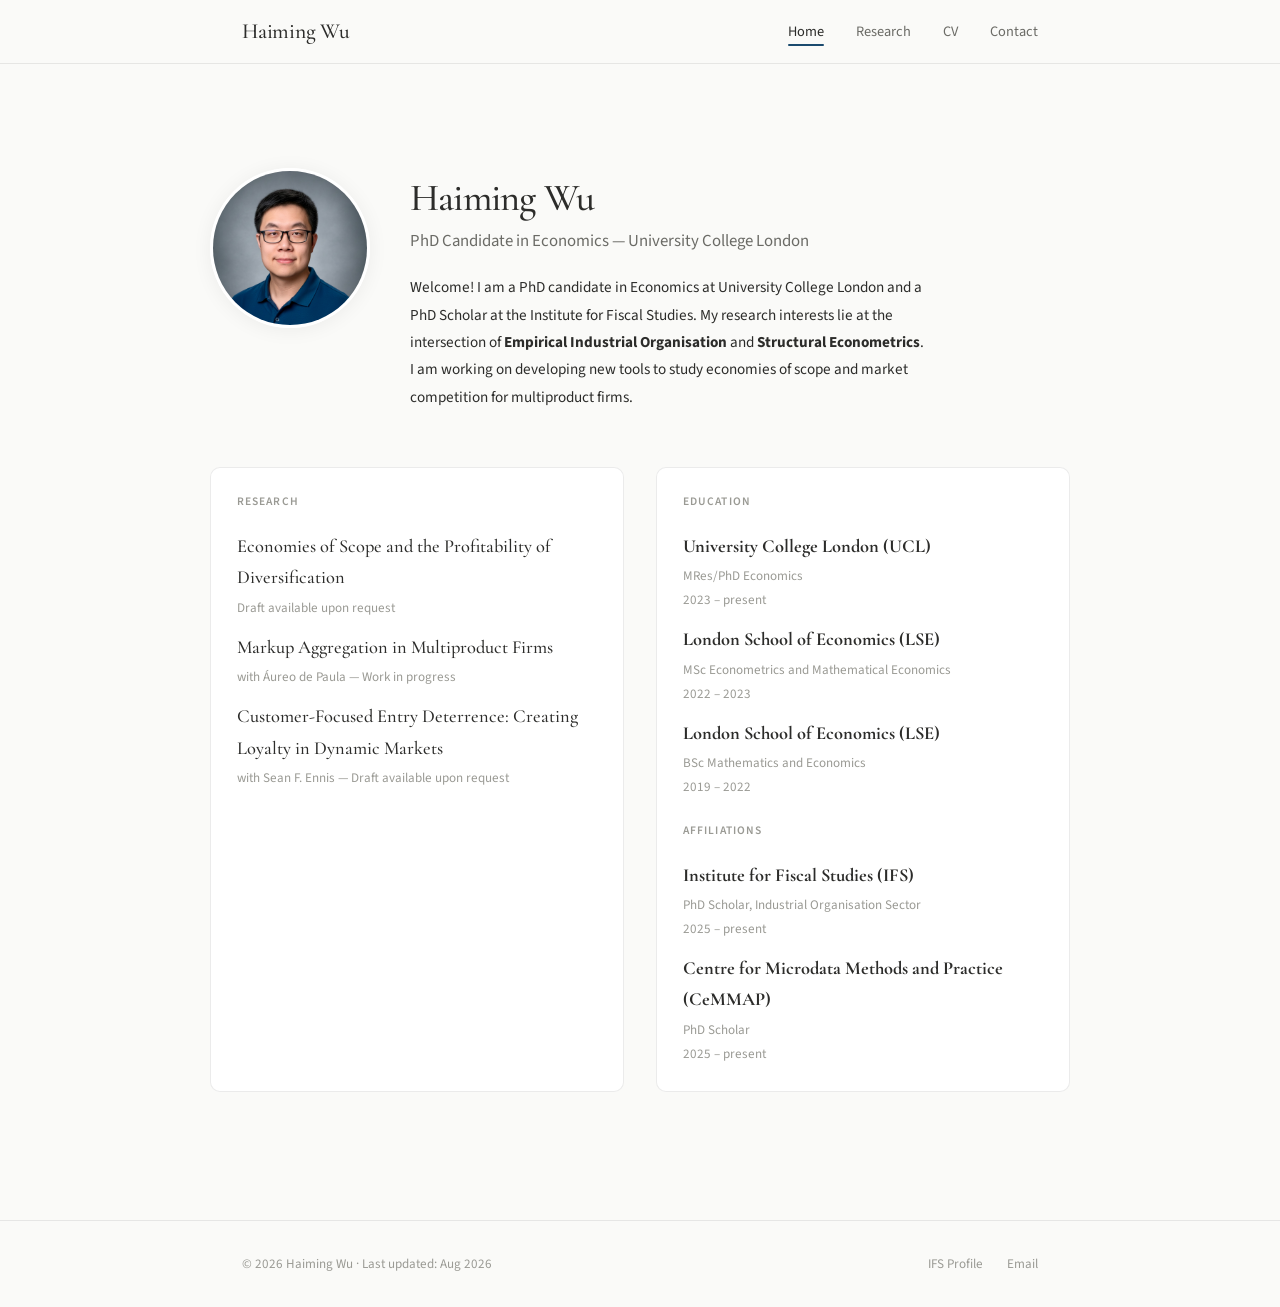
<file: index.html>
<!DOCTYPE html>
<html lang="en">
<head>
  <meta charset="UTF-8">
  <meta name="viewport" content="width=device-width, initial-scale=1.0">
  <title>Haiming Wu — PhD Candidate in Economics</title>
  <meta name="description" content="Haiming Wu — PhD candidate in Economics at UCL. Research in Industrial Organisation and Structural Econometrics. Affiliated with IFS and CeMMAP.">
  <!-- Google Analytics -->
  <script async src="https://www.googletagmanager.com/gtag/js?id=G-ZTXLK1MJ99"></script>
  <script>
    window.dataLayer = window.dataLayer || [];
    function gtag(){dataLayer.push(arguments);}
    gtag('js', new Date());
    gtag('config', 'G-ZTXLK1MJ99');
  </script>
  <link rel="icon" href="favicon.png" type="image/png">
  <link rel="stylesheet" href="style.css">
</head>
<body>

  <!-- NAVIGATION -->
  <nav class="nav">
    <div class="nav-inner">
      <a href="index.html" class="nav-name">Haiming Wu</a>
      <button class="nav-toggle" onclick="document.querySelector('.nav-links').classList.toggle('open')" aria-label="Menu">
        <span></span><span></span><span></span>
      </button>
      <ul class="nav-links">
        <li><a href="index.html" class="active">Home</a></li>
        <li><a href="research.html">Research</a></li>
        <li><a href="cv.html">CV</a></li>
        <li><a href="contact.html">Contact</a></li>
      </ul>
    </div>
  </nav>

  <main class="container page">

<!-- HERO SECTION -->
    <section class="hero animate-in">
      <img src="photo.jpg" alt="Haiming Wu" class="hero-photo">
      <div class="hero-content">
        <h1 class="hero-name">Haiming Wu</h1>
        <p class="hero-title">PhD Candidate in Economics — University College London</p>
        <p class="hero-bio">
          Welcome! I am a PhD candidate in Economics at University College London and a PhD Scholar at the Institute for Fiscal Studies. 
          My research interests lie at the intersection of <strong>Empirical Industrial Organisation</strong> and <strong>Structural Econometrics</strong>. 
          I am working on developing new tools to study economies of scope and market competition for multiproduct firms.
        </p>
      </div>
    </section>

    <!-- QUICK SECTIONS -->
    <section class="home-grid">

<!-- Research -->
    <div class="home-card animate-in">
      <p class="section-label">Research</p>
      <div style="margin-bottom: 0.8rem;">
        <p class="card-title">Economies of Scope and the Profitability of Diversification</p>
        <p class="card-meta">Draft available upon request</p>
      </div>
      <div style="margin-bottom: 0.8rem;">
        <p class="card-title">Markup Aggregation in Multiproduct Firms</p>
        <p class="card-meta">with Áureo de Paula — Work in progress</p>
      </div>
      <div>
        <p class="card-title">Customer-Focused Entry Deterrence: Creating Loyalty in Dynamic Markets</p>
        <p class="card-meta">with Sean F. Ennis — Draft available upon request</p>
      </div>
    </div>

<!-- Education & Affiliations -->
      <div class="home-card animate-in">
        <p class="section-label">Education</p>
        <div style="margin-bottom: 0.8rem;">
          <p class="card-title"><strong>University College London (UCL)</strong></p>
          <p class="card-meta">MRes/PhD Economics</p>
          <p class="card-meta" style="color: var(--color-text-tertiary);">2023 – present</p>
        </div>
        <div style="margin-bottom: 0.8rem;">
          <p class="card-title"><strong>London School of Economics (LSE)</strong></p>
          <p class="card-meta">MSc Econometrics and Mathematical Economics</p>
          <p class="card-meta" style="color: var(--color-text-tertiary);">2022 – 2023</p>
        </div>
        <div style="margin-bottom: 1.4rem;">
          <p class="card-title"><strong>London School of Economics (LSE)</strong></p>
          <p class="card-meta">BSc Mathematics and Economics</p>
          <p class="card-meta" style="color: var(--color-text-tertiary);">2019 – 2022</p>
        </div>

        <p class="section-label">Affiliations</p>
        <div style="margin-bottom: 0.8rem;">
          <p class="card-title"><strong>Institute for Fiscal Studies (IFS)</strong></p>
          <p class="card-meta">PhD Scholar, Industrial Organisation Sector</p>
          <p class="card-meta" style="color: var(--color-text-tertiary);">2025 – present</p>
        </div>
        <div>
          <p class="card-title"><strong>Centre for Microdata Methods and Practice (CeMMAP)</strong></p>
          <p class="card-meta">PhD Scholar</p>
          <p class="card-meta" style="color: var(--color-text-tertiary);">2025 – present</p>
        </div>
      </div>

    </section>

  </main>

<!-- FOOTER -->
  <footer class="footer">
    <div class="footer-inner">
      <span>&copy; 2026 Haiming Wu · Last updated: Aug 2026</span>
      <div class="footer-links">
        <a href="https://ifs.org.uk/people/haiming-wu" target="_blank">IFS Profile</a>
        <a href="mailto:haiming.wu.23@ucl.ac.uk">Email</a>
      </div>
    </div>
  </footer>

</body>
</html>
</file>
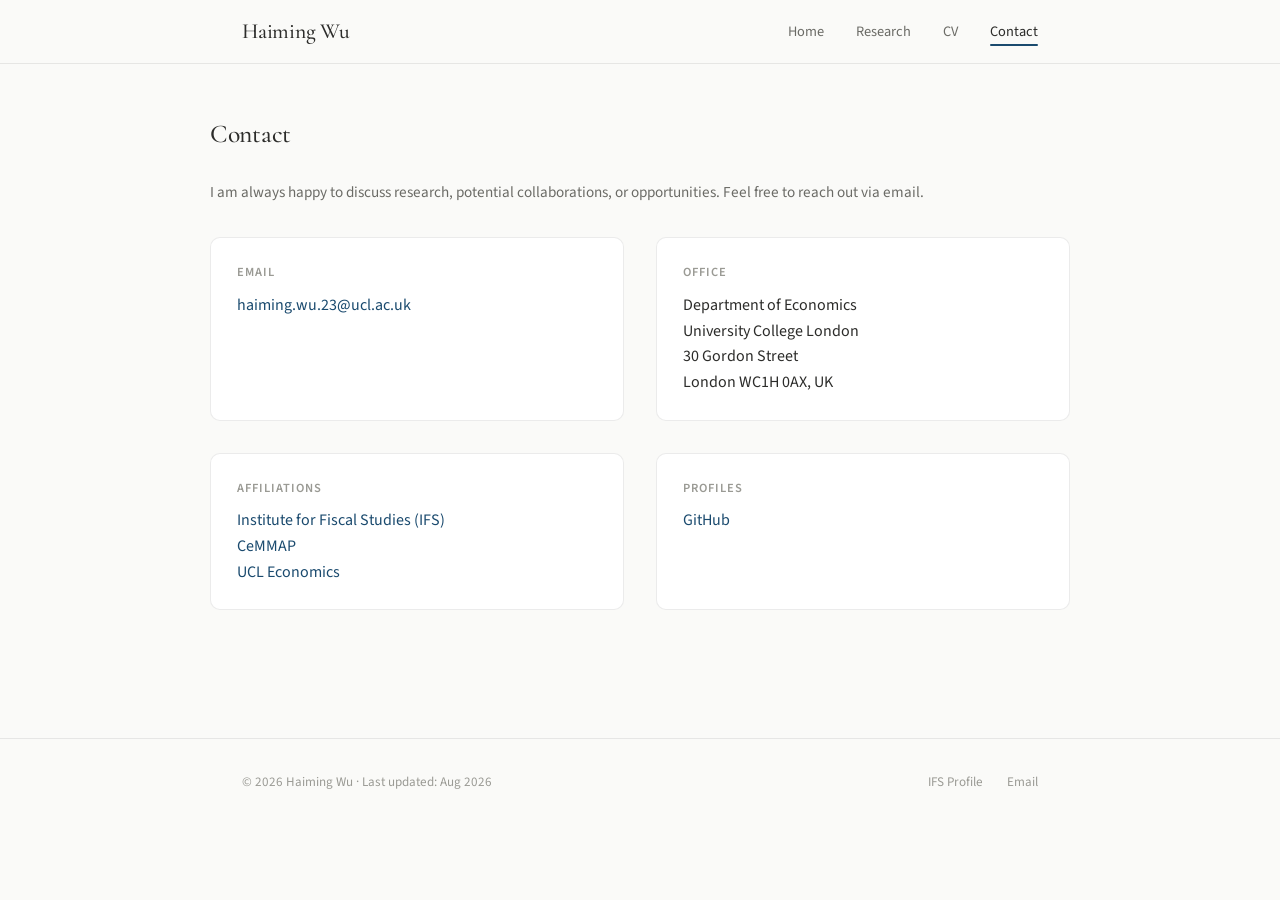
<file: contact.html>
<!DOCTYPE html>
<html lang="en">
<head>
  <meta charset="UTF-8">
  <meta name="viewport" content="width=device-width, initial-scale=1.0">
  <title>Contact — Haiming Wu</title>
  <!-- Google Analytics -->
  <script async src="https://www.googletagmanager.com/gtag/js?id=G-ZTXLK1MJ99"></script>
  <script>
    window.dataLayer = window.dataLayer || [];
    function gtag(){dataLayer.push(arguments);}
    gtag('js', new Date());
    gtag('config', 'G-ZTXLK1MJ99');
  </script>
  <link rel="icon" href="favicon.png" type="image/png">
  <link rel="stylesheet" href="style.css">
</head>
<body>

  <!-- NAVIGATION -->
  <nav class="nav">
    <div class="nav-inner">
      <a href="index.html" class="nav-name">Haiming Wu</a>
      <button class="nav-toggle" onclick="document.querySelector('.nav-links').classList.toggle('open')" aria-label="Menu">
        <span></span><span></span><span></span>
      </button>
      <ul class="nav-links">
        <li><a href="index.html">Home</a></li>
        <li><a href="research.html">Research</a></li>
        <li><a href="cv.html">CV</a></li>
        <li><a href="contact.html" class="active">Contact</a></li>
      </ul>
    </div>
  </nav>

  <main class="container page">

    <h1 class="section-heading animate-in">Contact</h1>
    <p class="cv-intro animate-in">
      I am always happy to discuss research, potential collaborations, or opportunities. 
      Feel free to reach out via email.
    </p>

    <div class="contact-grid">

      <div class="contact-card animate-in">
        <p class="contact-label">Email</p>
        <p class="contact-value">
          <a href="mailto:haiming.wu.23@ucl.ac.uk">haiming.wu.23@ucl.ac.uk</a>
        </p>
      </div>

      <div class="contact-card animate-in">
        <p class="contact-label">Office</p>
        <p class="contact-value">
          Department of Economics<br>
          University College London<br>
          30 Gordon Street<br>
          London WC1H 0AX, UK
        </p>
      </div>

      <div class="contact-card animate-in">
        <p class="contact-label">Affiliations</p>
        <p class="contact-value">
          <a href="https://ifs.org.uk/people/haiming-wu" target="_blank">Institute for Fiscal Studies (IFS)</a><br>
          <a href="https://cemmap.ac.uk/person/haiming-wu/" target="_blank">CeMMAP</a><br>
          <a href="https://www.ucl.ac.uk/economics" target="_blank">UCL Economics</a>
        </p>
      </div>

      <div class="contact-card animate-in">
        <p class="contact-label">Profiles</p>
        <p class="contact-value">
          <a href="https://github.com/HaimingEcon" target="_blank">GitHub</a>
        </p>
      </div>

    </div>

  </main>

  <!-- FOOTER -->
  <footer class="footer">
    <div class="footer-inner">
      <span>&copy; 2026 Haiming Wu · Last updated: Aug 2026</span>
      <div class="footer-links">
        <a href="https://ifs.org.uk/people/haiming-wu" target="_blank">IFS Profile</a>
        <a href="mailto:haiming.wu.23@ucl.ac.uk">Email</a>
      </div>
    </div>
  </footer>

</body>
</html>
</file>
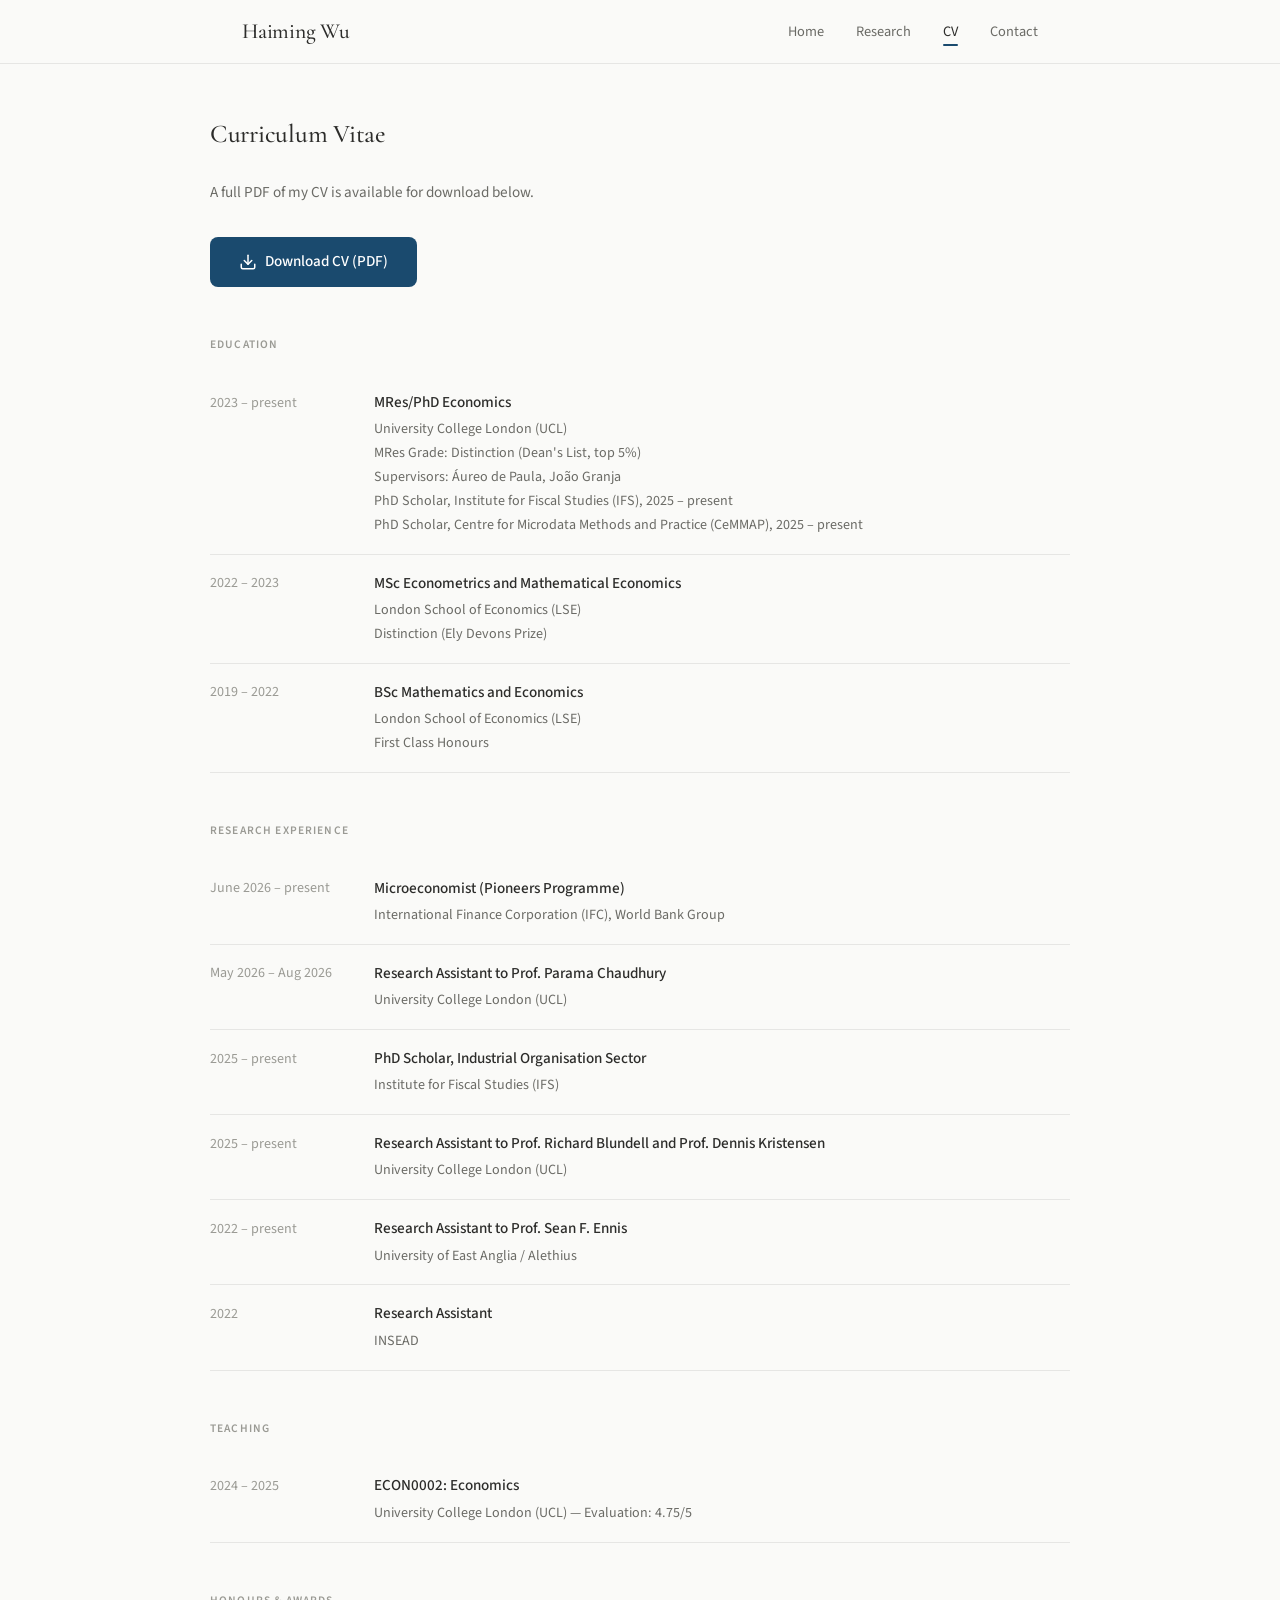
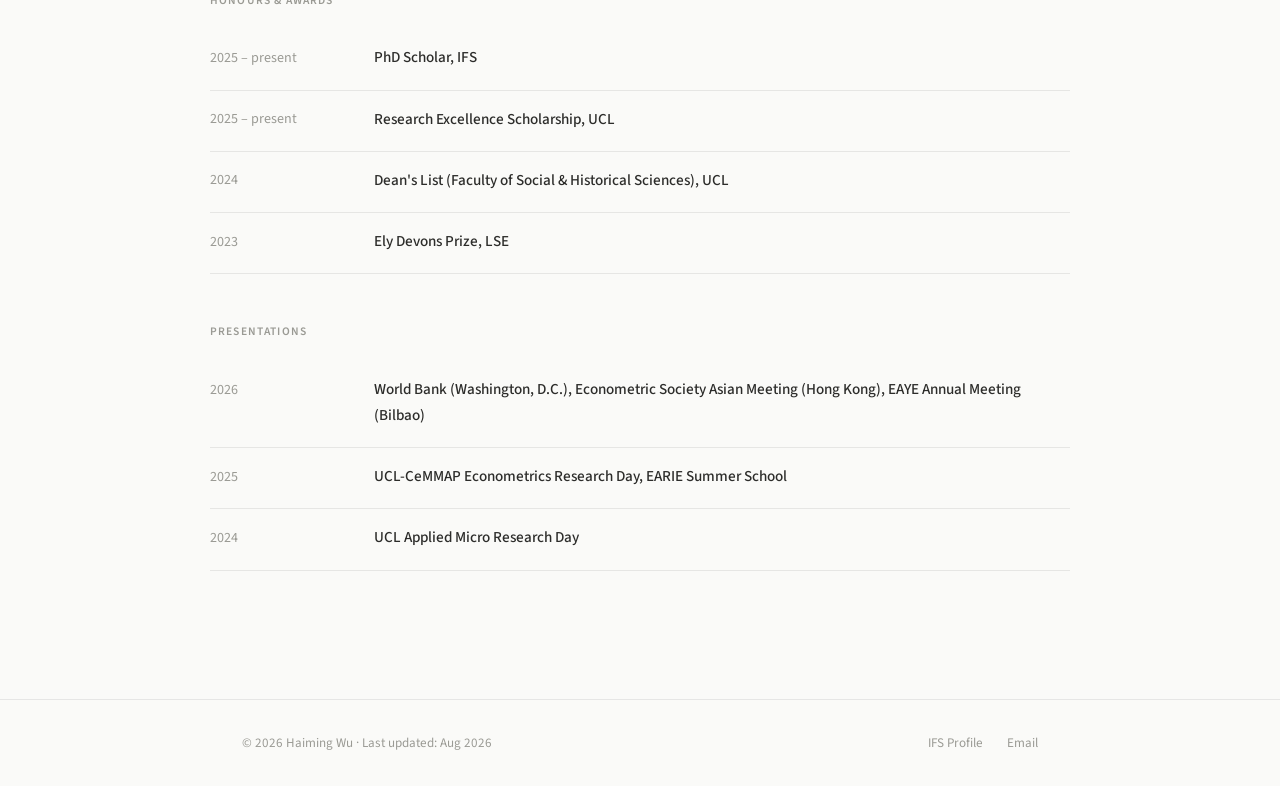
<file: cv.html>
<!DOCTYPE html>
<html lang="en">
<head>
  <meta charset="UTF-8">
  <meta name="viewport" content="width=device-width, initial-scale=1.0">
  <title>CV — Haiming Wu</title>
  <!-- Google Analytics -->
  <script async src="https://www.googletagmanager.com/gtag/js?id=G-ZTXLK1MJ99"></script>
  <script>
    window.dataLayer = window.dataLayer || [];
    function gtag(){dataLayer.push(arguments);}
    gtag('js', new Date());
    gtag('config', 'G-ZTXLK1MJ99');
  </script>
  <link rel="icon" href="favicon.png" type="image/png">
  <link rel="stylesheet" href="style.css">
</head>
<body>

  <!-- NAVIGATION -->
  <nav class="nav">
    <div class="nav-inner">
      <a href="index.html" class="nav-name">Haiming Wu</a>
      <button class="nav-toggle" onclick="document.querySelector('.nav-links').classList.toggle('open')" aria-label="Menu">
        <span></span><span></span><span></span>
      </button>
      <ul class="nav-links">
        <li><a href="index.html">Home</a></li>
        <li><a href="research.html">Research</a></li>
        <li><a href="cv.html" class="active">CV</a></li>
        <li><a href="contact.html">Contact</a></li>
      </ul>
    </div>
  </nav>

  <main class="container page">

    <h1 class="section-heading animate-in">Curriculum Vitae</h1>

    <p class="cv-intro animate-in">
      A full PDF of my CV is available for download below.
    </p>

    <!-- Download button -->
    <div class="animate-in">
      <a href="haiming_wu_cv.pdf" class="cv-download-btn" download>
        <svg xmlns="http://www.w3.org/2000/svg" viewBox="0 0 24 24" fill="none" stroke="currentColor" stroke-width="2" stroke-linecap="round" stroke-linejoin="round"><path d="M21 15v4a2 2 0 0 1-2 2H5a2 2 0 0 1-2-2v-4"/><polyline points="7 10 12 15 17 10"/><line x1="12" y1="15" x2="12" y2="3"/></svg>
        Download CV (PDF)
      </a>
    </div>

    <!-- EDUCATION -->
    <div class="cv-section animate-in">
      <p class="section-label">Education</p>

      <div class="cv-entry">
        <span class="cv-year">2023 – present</span>
        <div>
          <p class="cv-detail-title">MRes/PhD Economics</p>
          <p class="cv-detail-sub">University College London (UCL)</p>
          <p class="cv-detail-sub">MRes Grade: Distinction (Dean's List, top 5%)</p>
          <p class="cv-detail-sub">Supervisors: &Aacute;ureo de Paula, Jo&atilde;o Granja</p>
          <p class="cv-detail-sub">PhD Scholar, Institute for Fiscal Studies (IFS), 2025 – present</p>
          <p class="cv-detail-sub">PhD Scholar, Centre for Microdata Methods and Practice (CeMMAP), 2025 – present</p>
        </div>
      </div>

      <div class="cv-entry">
        <span class="cv-year">2022 – 2023</span>
        <div>
          <p class="cv-detail-title">MSc Econometrics and Mathematical Economics</p>
          <p class="cv-detail-sub">London School of Economics (LSE)</p>
          <p class="cv-detail-sub">Distinction (Ely Devons Prize)</p>
        </div>
      </div>

      <div class="cv-entry">
        <span class="cv-year">2019 – 2022</span>
        <div>
          <p class="cv-detail-title">BSc Mathematics and Economics</p>
          <p class="cv-detail-sub">London School of Economics (LSE)</p>
          <p class="cv-detail-sub">First Class Honours</p>
        </div>
      </div>
    </div>

    <!-- RESEARCH EXPERIENCE -->
    <div class="cv-section animate-in">
      <p class="section-label">Research experience</p>

      <div class="cv-entry">
        <span class="cv-year">June 2026 – present</span>
        <div>
          <p class="cv-detail-title">Microeconomist (Pioneers Programme)</p>
          <p class="cv-detail-sub">International Finance Corporation (IFC), World Bank Group </p>
        </div>
      </div>

      <div class="cv-entry">
        <span class="cv-year">May 2026 – Aug 2026</span>
        <div>
          <p class="cv-detail-title">Research Assistant to Prof. Parama Chaudhury</p>
          <p class="cv-detail-sub">University College London (UCL)</p>
        </div>
      </div>

      <div class="cv-entry">
        <span class="cv-year">2025 – present</span>
        <div>
          <p class="cv-detail-title">PhD Scholar, Industrial Organisation Sector</p>
          <p class="cv-detail-sub">Institute for Fiscal Studies (IFS)</p>
        </div>
      </div>

      <div class="cv-entry">
        <span class="cv-year">2025 – present</span>
        <div>
          <p class="cv-detail-title">Research Assistant to Prof. Richard Blundell and Prof. Dennis Kristensen</p>
          <p class="cv-detail-sub">University College London (UCL)</p>
        </div>
      </div>

      <div class="cv-entry">
        <span class="cv-year">2022 – present</span>
        <div>
          <p class="cv-detail-title">Research Assistant to Prof. Sean F. Ennis</p>
          <p class="cv-detail-sub">University of East Anglia / Alethius</p>
        </div>
      </div>

      <div class="cv-entry">
        <span class="cv-year">2022</span>
        <div>
          <p class="cv-detail-title">Research Assistant</p>
          <p class="cv-detail-sub">INSEAD</p>
        </div>
      </div>
    </div>

    <!-- TEACHING -->
    <div class="cv-section animate-in">
      <p class="section-label">Teaching</p>

      <div class="cv-entry">
        <span class="cv-year">2024 – 2025</span>
        <div>
          <p class="cv-detail-title">ECON0002: Economics</p>
          <p class="cv-detail-sub">University College London (UCL) — Evaluation: 4.75/5</p>
        </div>
      </div>
    </div>

    <!-- HONOURS -->
    <div class="cv-section animate-in">
      <p class="section-label">Honours &amp; awards</p>

      <div class="cv-entry">
        <span class="cv-year">2025 – present</span>
        <div>
          <p class="cv-detail-title">PhD Scholar, IFS</p>
        </div>
      </div>

      <div class="cv-entry">
        <span class="cv-year">2025 – present</span>
        <div>
          <p class="cv-detail-title">Research Excellence Scholarship, UCL</p>
        </div>
      </div>

      <div class="cv-entry">
        <span class="cv-year">2024</span>
        <div>
          <p class="cv-detail-title">Dean's List (Faculty of Social &amp; Historical Sciences), UCL</p>
        </div>
      </div>

      <div class="cv-entry">
        <span class="cv-year">2023</span>
        <div>
          <p class="cv-detail-title">Ely Devons Prize, LSE</p>
        </div>
      </div>
    </div>

    <!-- PRESENTATIONS -->
    <div class="cv-section animate-in">
      <p class="section-label">Presentations</p>

      <div class="cv-entry">
        <span class="cv-year">2026</span>
        <div>
          <p class="cv-detail-title">World Bank (Washington, D.C.), Econometric Society Asian Meeting (Hong Kong), EAYE Annual Meeting (Bilbao)</p>
        </div>
      </div>

      <div class="cv-entry">
        <span class="cv-year">2025</span>
        <div>
          <p class="cv-detail-title">UCL-CeMMAP Econometrics Research Day, EARIE Summer School</p>
        </div>
      </div>

      <div class="cv-entry">
        <span class="cv-year">2024</span>
        <div>
          <p class="cv-detail-title">UCL Applied Micro Research Day</p>
        </div>
      </div>
    </div>


  </main>

  <!-- FOOTER -->
  <footer class="footer">
    <div class="footer-inner">
      <span>&copy; 2026 Haiming Wu · Last updated: Aug 2026</span>
      <div class="footer-links">
        <a href="https://ifs.org.uk/people/haiming-wu" target="_blank">IFS Profile</a>
        <a href="mailto:haiming.wu.23@ucl.ac.uk">Email</a>
      </div>
    </div>
  </footer>

</body>
</html>
</file>
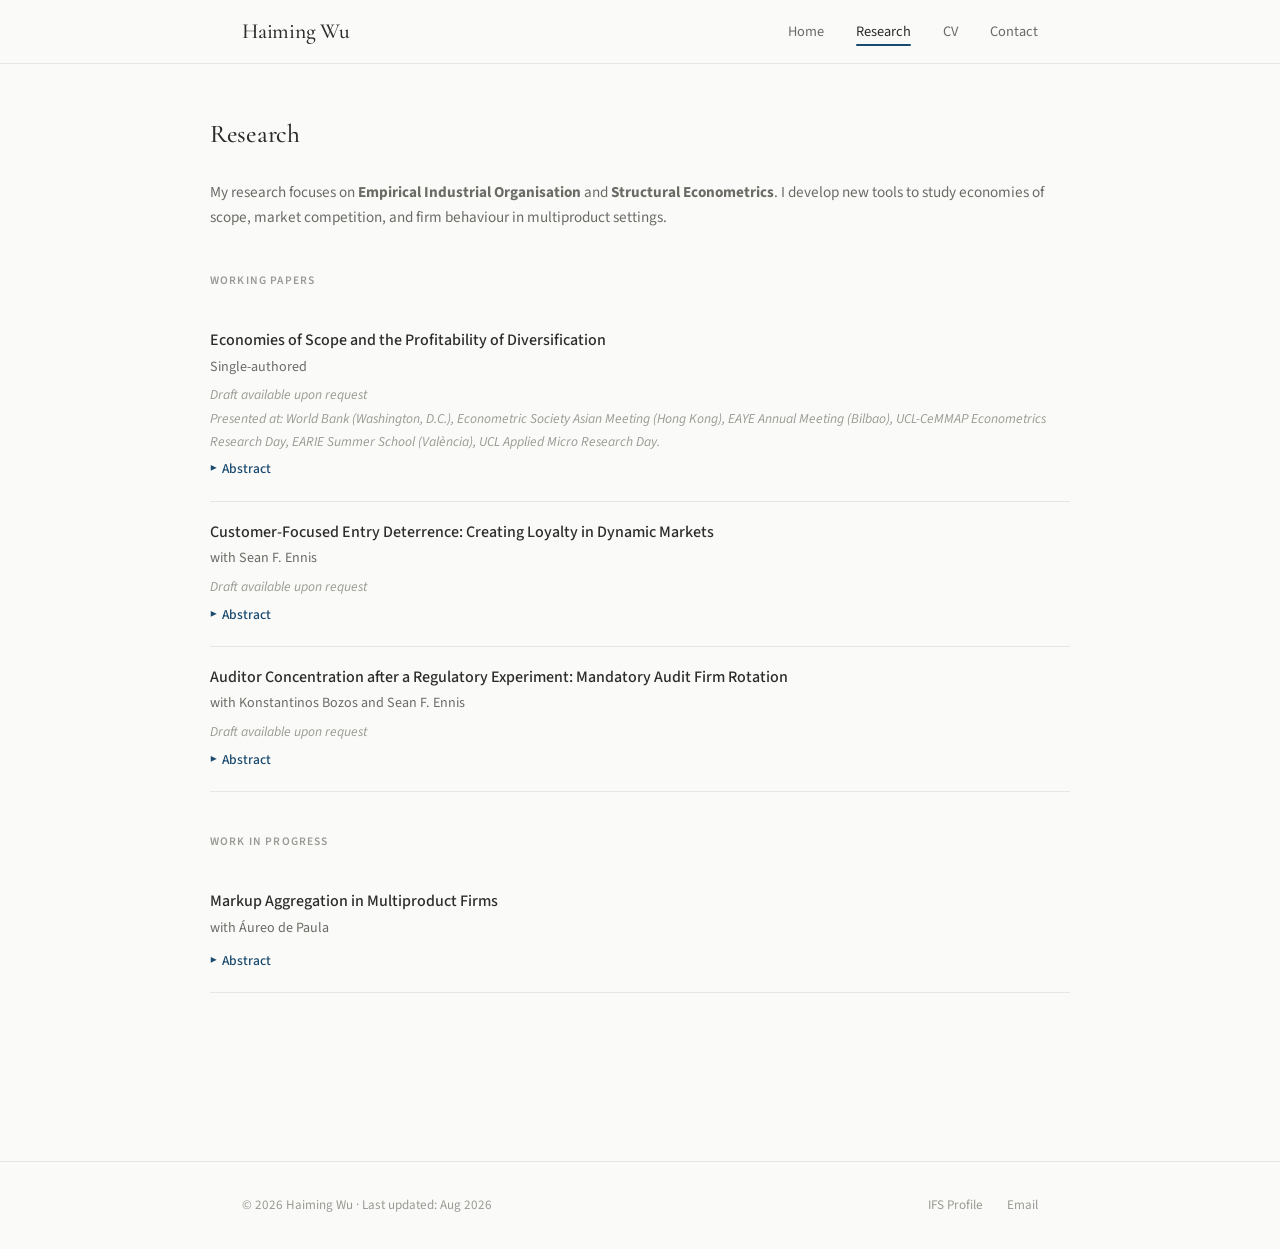
<file: research.html>
<!DOCTYPE html>
<html lang="en">
<head>
  <meta charset="UTF-8">
  <meta name="viewport" content="width=device-width, initial-scale=1.0">
  <title>Research — Haiming Wu</title>
  <!-- Google Analytics -->
  <script async src="https://www.googletagmanager.com/gtag/js?id=G-ZTXLK1MJ99"></script>
  <script>
    window.dataLayer = window.dataLayer || [];
    function gtag(){dataLayer.push(arguments);}
    gtag('js', new Date());
    gtag('config', 'G-ZTXLK1MJ99');
  </script>
  <link rel="icon" href="favicon.png" type="image/png">
  <link rel="stylesheet" href="style.css">
  <style>
    .abstract-toggle {
      font-size: 0.85rem;
      font-weight: 500;
      color: var(--color-accent);
      cursor: pointer;
      display: inline-flex;
      align-items: center;
      gap: 0.3rem;
      margin-top: 0.4rem;
      border: none;
      background: none;
      padding: 0;
      font-family: inherit;
    }
    .abstract-toggle:hover {
      color: #0D3350;
    }
    .abstract-toggle .arrow {
      display: inline-block;
      transition: transform 0.2s ease;
      font-size: 0.75rem;
    }
    .abstract-toggle.open .arrow {
      transform: rotate(90deg);
    }
    .abstract-content {
      display: none;
      font-size: 0.88rem;
      color: var(--color-text-secondary);
      margin-top: 0.5rem;
      line-height: 1.7;
    }
    .abstract-content.open {
      display: block;
    }
  </style>
</head>
<body>

  <!-- NAVIGATION -->
  <nav class="nav">
    <div class="nav-inner">
      <a href="index.html" class="nav-name">Haiming Wu</a>
      <button class="nav-toggle" onclick="document.querySelector('.nav-links').classList.toggle('open')" aria-label="Menu">
        <span></span><span></span><span></span>
      </button>
      <ul class="nav-links">
        <li><a href="index.html">Home</a></li>
        <li><a href="research.html" class="active">Research</a></li>
        <li><a href="cv.html">CV</a></li>
        <li><a href="contact.html">Contact</a></li>
      </ul>
    </div>
  </nav>

  <main class="container page">

    <h1 class="section-heading animate-in">Research</h1>
    <p class="cv-intro animate-in" style="margin-bottom: 2.5rem;">My research focuses on <strong>Empirical Industrial Organisation</strong> and <strong>Structural Econometrics</strong>. 
      I develop new tools to study economies of scope, market competition, and firm behaviour in multiproduct settings.</p>

    <!-- WORKING PAPERS -->
    <div class="paper-group animate-in">
      <p class="section-label">Working Papers</p>

      <div class="paper-item">
        <p class="paper-title">Economies of Scope and the Profitability of Diversification</p>
        <p class="paper-authors">Single-authored</p>
        <p class="paper-venue">Draft available upon request</p>
        <p class="paper-venue">Presented at: World Bank (Washington, D.C.), Econometric Society Asian Meeting (Hong Kong), EAYE Annual Meeting (Bilbao), UCL-CeMMAP Econometrics Research Day, EARIE Summer School (València), UCL Applied Micro Research Day. </p>
        <button class="abstract-toggle" onclick="this.classList.toggle('open'); this.nextElementSibling.classList.toggle('open');">
          <span class="arrow">&#9654;</span> Abstract
        </button>
        <p class="abstract-content">A central question for industrial organization is whether the prevalence of multiproduct firms reflects cost-efficient joint production or private 
          incentives that diverge from cost efficiency. Under imperfect competition, these need not coincide: diminishing marginal revenue can make diversification profit-optimal even 
          when joint production is cost-inefficient. We develop a structural framework that jointly identifies the multiproduct production frontier and demand primitives needed to 
          evaluate both. Identification rests on a separability theorem for technologies whose output-side and input-side parameters can be recovered separately, and we derive a test 
          for profit-optimal diversification requiring no assumptions about counterfactual specialist behavior or equilibrium entry. Applied to French furniture manufacturers, the 
          framework documents variable-cost diseconomies of scope of approximately 14\% coexisting with strictly profit-optimal diversification: demand is sufficiently inelastic that 
          revenue gains from spreading output dominate the cost penalty. The result also delivers a policy benchmark: cost-synergy defenses of joint production in this sector must 
          clear fixed-cost savings of at least 14\% of variable cost.</p>
      </div>

      <div class="paper-item">
        <p class="paper-title">Customer-Focused Entry Deterrence: Creating Loyalty in Dynamic Markets</p>
        <p class="paper-authors">with Sean F. Ennis</p>
        <p class="paper-venue">Draft available upon request</p>
        <button class="abstract-toggle" onclick="this.classList.toggle('open'); this.nextElementSibling.classList.toggle('open');">
          <span class="arrow">&#9654;</span> Abstract
        </button>
        <p class="abstract-content">Companies in growing industries regularly invest in customer loyalty, often appearing loss-making in the short term. We show that such investments 
          can enhance a leading firm's profits not only by expanding its customer base but also by deterring competitor entry. In rapidly growing markets, an incumbent that fails to 
          implement a loyalty programme risks displacement by an entrant who does. We find that as market growth increases, incumbents have stronger incentives to undertake profitable 
          exclusion investments, and that when customers have heterogeneous attitudes toward loyalty programmes, the investment becomes less attractive under explosive growth.</p>
      </div>

      <div class="paper-item">
        <p class="paper-title">Auditor Concentration after a Regulatory Experiment: Mandatory Audit Firm Rotation</p>
        <p class="paper-authors">with Konstantinos Bozos and Sean F. Ennis</p>
        <p class="paper-venue">Draft available upon request</p>
        <button class="abstract-toggle" onclick="this.classList.toggle('open'); this.nextElementSibling.classList.toggle('open');">
          <span class="arrow">&#9654;</span> Abstract
        </button>
        <p class="abstract-content">In 2014, the EU mandated that Public Interest Entities regularly rotate their audit firms, aiming to reduce audit market concentration. 
          Using a staggered difference-in-differences design with US PIE-equivalent firms as controls, we find that mandatory rotation failed to achieve this objective: 
          Big 4 and Big 6 fee-weighted market shares increased by approximately 2.1 and 1.3 percentage points relative to the US control group. A flow decomposition reveals that 94% of 
          fee volume among compelled rotators switches within the same network tier, predominantly Big 4 to Big 4. We further document an unintended behavioural response: firms that 
          voluntarily rotated prior to the regulation reduce their switching probability by 26 percentage points. Mandatory rotation thus reshuffles audit relationships substantially 
          but preserves the existing market structure.</p>
      </div>

    </div>

    <!-- WORK IN PROGRESS -->
    <div class="paper-group animate-in">
      <p class="section-label">Work in Progress</p>

      <div class="paper-item">
        <p class="paper-title">Markup Aggregation in Multiproduct Firms</p>
        <p class="paper-authors">with &Aacute;ureo de Paula</p>
        <button class="abstract-toggle" onclick="this.classList.toggle('open'); this.nextElementSibling.classList.toggle('open');">
          <span class="arrow">&#9654;</span> Abstract
        </button>
        <p class="abstract-content">Multiproduct firms have no well-defined physical output at the firm level, yet researchers routinely construct scalar output measures and estimate production 
          functions to recover markups via the Hall (1988) formula. We show that different aggregate output constructions yield inconsistent markup estimates, each recovering a different weighted 
          average of product-level markups. Revenue regressions and demand-inversion approaches tend to be uninformative. Informative constructions — quantity indices and price-index deflation — 
          produce weights shaped by marginal input reallocation rather than cost shares. Monte Carlo experiments show deviations of 5–15% from the cost-share benchmark at baseline parameter values, 
          and substantially larger when products are more asymmetric. These distortions are orthogonal to transmission bias, which implies that measured markup trends may partly reflect aggregation artifacts.</p>
      </div>

    </div>

  </main>

  <!-- FOOTER -->
  <footer class="footer">
    <div class="footer-inner">
      <span>&copy; 2026 Haiming Wu · Last updated: Aug 2026</span>
      <div class="footer-links">
        <a href="https://ifs.org.uk/people/haiming-wu" target="_blank">IFS Profile</a>
        <a href="mailto:haiming.wu.23@ucl.ac.uk">Email</a>
      </div>
    </div>
  </footer>

</body>
</html>
</file>
<file: style.css>
/* ===== FONTS ===== */
@import url('https://fonts.googleapis.com/css2?family=Cormorant+Garamond:ital,wght@0,400;0,500;0,600;1,400;1,500&family=Source+Sans+3:wght@300;400;500;600&display=swap');

/* ===== VARIABLES ===== */
:root {
  --font-display: 'Cormorant Garamond', Georgia, serif;
  --font-body: 'Source Sans 3', 'Segoe UI', sans-serif;
  --color-bg: #FAFAF8;
  --color-surface: #FFFFFF;
  --color-text: #2C2C2A;
  --color-text-secondary: #6B6B66;
  --color-text-tertiary: #9A9A94;
  --color-accent: #1A4A6E;
  --color-accent-light: #E8F0F6;
  --color-border: rgba(0,0,0,0.08);
  --color-border-hover: rgba(0,0,0,0.15);
  --max-width: 860px;
  --nav-height: 64px;
}

/* ===== RESET ===== */
*, *::before, *::after { margin: 0; padding: 0; box-sizing: border-box; }

html {
  font-size: 16px;
  scroll-behavior: smooth;
  -webkit-font-smoothing: antialiased;
}

body {
  font-family: var(--font-body);
  color: var(--color-text);
  background: var(--color-bg);
  line-height: 1.7;
  font-weight: 400;
}

a {
  color: var(--color-accent);
  text-decoration: none;
  transition: color 0.2s ease;
}
a:hover {
  color: #0D3350;
}

img {
  max-width: 100%;
  display: block;
}

/* ===== NAVIGATION ===== */
.nav {
  position: sticky;
  top: 0;
  z-index: 100;
  background: rgba(250, 250, 248, 0.92);
  backdrop-filter: blur(12px);
  -webkit-backdrop-filter: blur(12px);
  border-bottom: 1px solid var(--color-border);
  height: var(--nav-height);
}

.nav-inner {
  max-width: var(--max-width);
  margin: 0 auto;
  padding: 0 2rem;
  height: 100%;
  display: flex;
  align-items: center;
  justify-content: space-between;
}

.nav-name {
  font-family: var(--font-display);
  font-size: 1.35rem;
  font-weight: 500;
  color: var(--color-text);
  letter-spacing: -0.01em;
}

.nav-links {
  display: flex;
  gap: 2rem;
  list-style: none;
}

.nav-links a {
  font-size: 0.9rem;
  font-weight: 400;
  color: var(--color-text-secondary);
  position: relative;
  padding-bottom: 2px;
  transition: color 0.2s ease;
}

.nav-links a:hover,
.nav-links a.active {
  color: var(--color-text);
}

.nav-links a.active::after {
  content: '';
  position: absolute;
  bottom: -2px;
  left: 0;
  right: 0;
  height: 1.5px;
  background: var(--color-accent);
  border-radius: 1px;
}

/* Mobile menu toggle */
.nav-toggle {
  display: none;
  background: none;
  border: none;
  cursor: pointer;
  padding: 8px;
}
.nav-toggle span {
  display: block;
  width: 22px;
  height: 2px;
  background: var(--color-text);
  margin: 5px 0;
  border-radius: 1px;
  transition: 0.3s;
}

/* ===== LAYOUT ===== */
.container {
  max-width: var(--max-width);
  margin: 0 auto;
  padding: 0 2rem;
}

.page {
  padding: 3rem 0 5rem;
}

/* ===== HOME / HERO ===== */
.hero {
  display: flex;
  gap: 2.5rem;
  align-items: flex-start;
  padding: 3.5rem 0 3rem;
}

.hero-photo {
  width: 160px;
  height: 160px;
  border-radius: 50%;
  object-fit: cover;
  flex-shrink: 0;
  background: var(--color-border);
  border: 3px solid var(--color-surface);
  box-shadow: 0 2px 20px rgba(0,0,0,0.06);
}

/* Placeholder when no photo yet */
.hero-photo-placeholder {
  width: 160px;
  height: 160px;
  border-radius: 50%;
  flex-shrink: 0;
  background: linear-gradient(135deg, var(--color-accent-light), #D4E4EF);
  display: flex;
  align-items: center;
  justify-content: center;
  font-family: var(--font-display);
  font-size: 3.2rem;
  font-weight: 500;
  color: var(--color-accent);
  border: 3px solid var(--color-surface);
  box-shadow: 0 2px 20px rgba(0,0,0,0.06);
}

.hero-content {
  flex: 1;
  padding-top: 0.5rem;
}

.hero-name {
  font-family: var(--font-display);
  font-size: 2.4rem;
  font-weight: 500;
  color: var(--color-text);
  line-height: 1.15;
  letter-spacing: -0.02em;
  margin-bottom: 0.4rem;
}

.hero-title {
  font-size: 1.05rem;
  font-weight: 400;
  color: var(--color-text-secondary);
  margin-bottom: 1.2rem;
}

.hero-bio {
  font-size: 0.95rem;
  color: var(--color-text);
  line-height: 1.8;
  max-width: 520px;
}

/* ===== SECTION HEADINGS ===== */
.section-label {
  font-size: 0.72rem;
  font-weight: 600;
  letter-spacing: 0.1em;
  text-transform: uppercase;
  color: var(--color-text-tertiary);
  margin-bottom: 1.2rem;
}

.section-heading {
  font-family: var(--font-display);
  font-size: 1.6rem;
  font-weight: 500;
  color: var(--color-text);
  margin-bottom: 1.5rem;
  letter-spacing: -0.01em;
}

/* ===== HOME GRID (Research + News) ===== */
.home-grid {
  display: grid;
  grid-template-columns: 1fr 1fr;
  gap: 2rem;
  margin-top: 0.5rem;
}

.home-card {
  background: var(--color-surface);
  border: 1px solid var(--color-border);
  border-radius: 10px;
  padding: 1.5rem 1.6rem;
  transition: border-color 0.2s ease;
}
.home-card:hover {
  border-color: var(--color-border-hover);
}

.card-title {
  font-family: var(--font-display);
  font-size: 1.15rem;
  font-weight: 500;
  color: var(--color-text);
  margin-bottom: 0.2rem;
}

.card-meta {
  font-size: 0.82rem;
  color: var(--color-text-tertiary);
  margin-bottom: 0.1rem;
}

.card-meta a {
  color: var(--color-accent);
}

/* ===== RESEARCH PAGE ===== */
.paper-group {
  margin-bottom: 2.5rem;
}

.paper-item {
  padding: 1.2rem 0;
  border-bottom: 1px solid var(--color-border);
}
.paper-item:first-child {
  border-top: 1px solid var(--color-border);
}

.paper-title {
  font-size: 1rem;
  font-weight: 500;
  color: var(--color-text);
  margin-bottom: 0.25rem;
  line-height: 1.4;
}

.paper-authors {
  font-size: 0.88rem;
  color: var(--color-text-secondary);
  margin-bottom: 0.25rem;
}

.paper-venue {
  font-size: 0.85rem;
  color: var(--color-text-tertiary);
  font-style: italic;
}

.paper-links {
  margin-top: 0.5rem;
  display: flex;
  gap: 1rem;
}

.paper-link {
  font-size: 0.8rem;
  font-weight: 500;
  color: var(--color-accent);
  padding: 0.2rem 0.7rem;
  border: 1px solid var(--color-accent);
  border-radius: 5px;
  transition: background 0.2s, color 0.2s;
}
.paper-link:hover {
  background: var(--color-accent);
  color: #fff;
}

.paper-badge {
  display: inline-block;
  font-size: 0.72rem;
  font-weight: 600;
  padding: 0.15rem 0.6rem;
  border-radius: 5px;
  background: var(--color-accent-light);
  color: var(--color-accent);
  margin-left: 0.5rem;
  vertical-align: middle;
}

/* ===== CV PAGE ===== */
.cv-intro {
  font-size: 0.95rem;
  color: var(--color-text-secondary);
  margin-bottom: 2rem;
  line-height: 1.7;
}

.cv-download-btn {
  display: inline-flex;
  align-items: center;
  gap: 0.5rem;
  font-size: 0.95rem;
  font-weight: 500;
  color: #fff;
  background: var(--color-accent);
  padding: 0.75rem 1.8rem;
  border-radius: 8px;
  transition: background 0.2s ease, transform 0.1s ease;
}
.cv-download-btn:hover {
  background: #0D3350;
  color: #fff;
  transform: translateY(-1px);
}
.cv-download-btn svg {
  width: 18px;
  height: 18px;
}

.cv-section {
  margin-top: 3rem;
}

.cv-entry {
  display: grid;
  grid-template-columns: 140px 1fr;
  gap: 1.5rem;
  padding: 1rem 0;
  border-bottom: 1px solid var(--color-border);
}
.cv-entry:first-child {
  border-top: 1px solid var(--color-border);
}

.cv-year {
  font-size: 0.88rem;
  color: var(--color-text-tertiary);
  padding-top: 0.1rem;
}

.cv-detail-title {
  font-size: 0.95rem;
  font-weight: 500;
  color: var(--color-text);
  margin-bottom: 0.15rem;
}

.cv-detail-sub {
  font-size: 0.88rem;
  color: var(--color-text-secondary);
}

/* ===== CONTACT PAGE ===== */
.contact-grid {
  display: grid;
  grid-template-columns: 1fr 1fr;
  gap: 2rem;
  margin-top: 1rem;
}

.contact-card {
  background: var(--color-surface);
  border: 1px solid var(--color-border);
  border-radius: 10px;
  padding: 1.5rem 1.6rem;
}

.contact-label {
  font-size: 0.78rem;
  font-weight: 600;
  text-transform: uppercase;
  letter-spacing: 0.08em;
  color: var(--color-text-tertiary);
  margin-bottom: 0.6rem;
}

.contact-value {
  font-size: 1rem;
  color: var(--color-text);
  line-height: 1.6;
}

.contact-value a {
  color: var(--color-accent);
}

/* ===== FOOTER ===== */
.footer {
  border-top: 1px solid var(--color-border);
  padding: 2rem 0;
  margin-top: 3rem;
}

.footer-inner {
  max-width: var(--max-width);
  margin: 0 auto;
  padding: 0 2rem;
  display: flex;
  justify-content: space-between;
  align-items: center;
  font-size: 0.82rem;
  color: var(--color-text-tertiary);
}

.footer-links {
  display: flex;
  gap: 1.5rem;
}

.footer-links a {
  color: var(--color-text-tertiary);
}
.footer-links a:hover {
  color: var(--color-text);
}

/* ===== ANIMATIONS ===== */
@keyframes fadeUp {
  from { opacity: 0; transform: translateY(16px); }
  to { opacity: 1; transform: translateY(0); }
}

.animate-in {
  animation: fadeUp 0.5s ease forwards;
  opacity: 0;
}
.animate-in:nth-child(1) { animation-delay: 0.05s; }
.animate-in:nth-child(2) { animation-delay: 0.12s; }
.animate-in:nth-child(3) { animation-delay: 0.19s; }
.animate-in:nth-child(4) { animation-delay: 0.26s; }

/* ===== RESPONSIVE ===== */
@media (max-width: 700px) {
  .container {
    padding: 0 1.2rem;
  }
  .nav-inner {
    padding: 0 1.2rem;
  }
  .footer-inner {
    padding: 0 1.2rem;
  }
  .nav-links { display: none; }
  .nav-links.open {
    display: flex;
    flex-direction: column;
    position: absolute;
    top: var(--nav-height);
    left: 0;
    right: 0;
    background: var(--color-bg);
    border-bottom: 1px solid var(--color-border);
    padding: 1rem 1.2rem 1.5rem;
    gap: 1rem;
  }
  .nav-toggle { display: block; }

  .hero {
    flex-direction: column;
    align-items: center;
    text-align: center;
  }
  .hero-bio { max-width: 100%; }

  .home-grid,
  .contact-grid {
    grid-template-columns: 1fr;
  }

  .cv-entry {
    grid-template-columns: 1fr;
    gap: 0.3rem;
  }

  .paper-title {
    word-wrap: break-word;
  }
}
</file>
